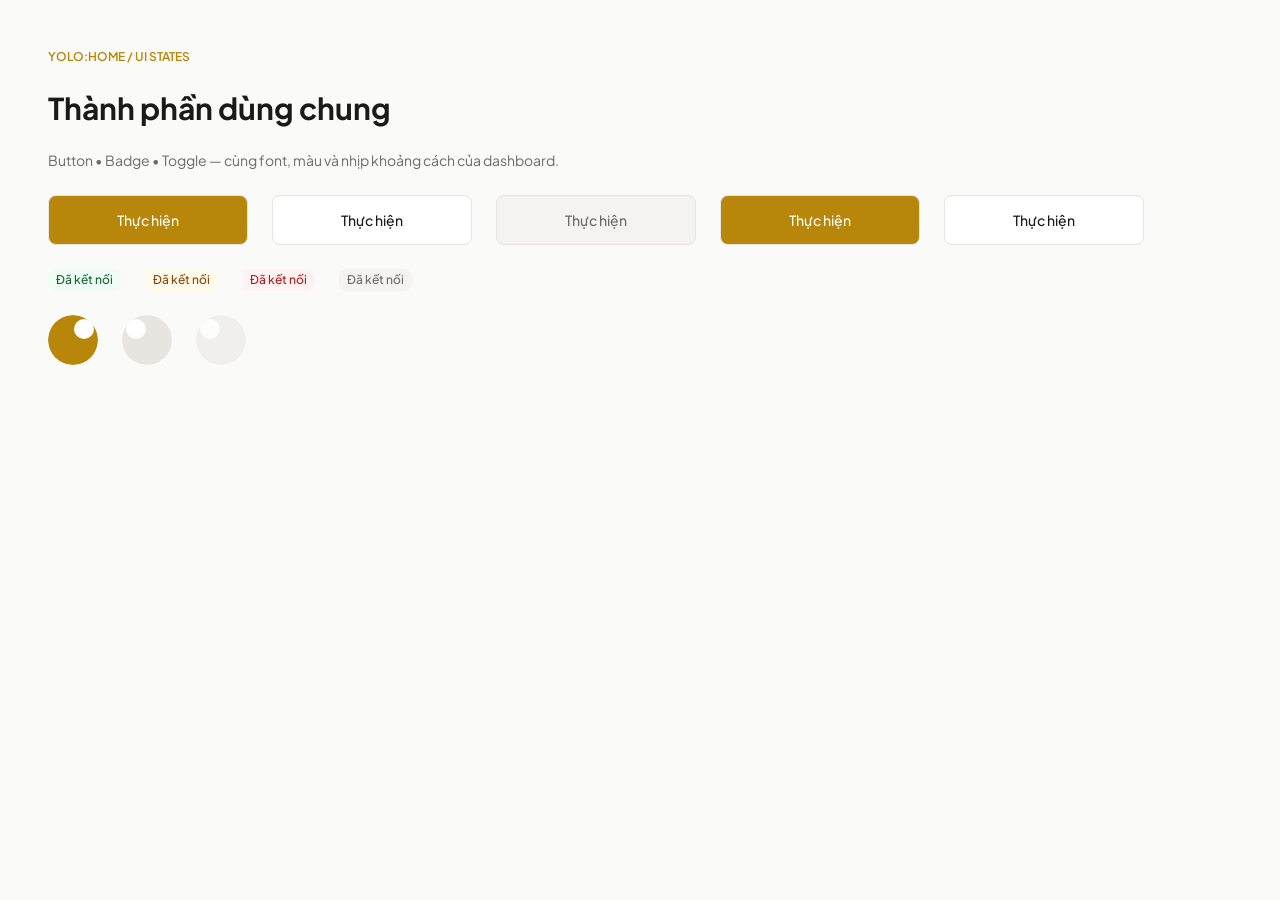
<file: code/web/components.html>
<!doctype html>
<html lang="vi">
<head>
  <meta charset="utf-8">
  <meta name="viewport" content="width=device-width, initial-scale=1">
  <title>Thành phần — Yolo:Home</title>
  <link rel="preconnect" href="https://fonts.googleapis.com">
  <link rel="stylesheet" href="https://fonts.googleapis.com/css2?family=Plus+Jakarta+Sans:wght@400;500;600;700&display=swap">
  <link rel="stylesheet" href="css/tokens.css">
  <link rel="stylesheet" href="css/base.css">
  <link rel="stylesheet" href="css/components.css">
  <!-- Trang xem thanh phan, doi chieu voi Figma 180:20. Khong chua du lieu nen khong can dang nhap. -->
  <link rel="stylesheet" href="css/components-page.css">
</head>
<body class="temp-components">
  <main class="page stack">
    <p class="eyebrow">Yolo:Home / UI States</p>
    <h1 class="title">Thành phần dùng chung</h1>
    <p class="lead">Button • Badge • Toggle — cùng font, màu và nhịp khoảng cách của dashboard.</p>
    <div class="row">
      <button class="btn btn-primary" type="button">Thực hiện</button>
      <button class="btn btn-secondary" type="button">Thực hiện</button>
      <button class="btn btn-primary" type="button" disabled>Thực hiện</button>
      <button class="btn btn-primary" type="button" aria-busy="true">Thực hiện</button>
      <button class="btn btn-secondary" type="button" id="focus-demo">Thực hiện</button>
    </div>
    <div class="row">
      <span class="badge badge-ok">Đã kết nối</span>
      <span class="badge badge-warn">Đã kết nối</span>
      <span class="badge badge-danger">Đã kết nối</span>
      <span class="badge badge-neutral">Đã kết nối</span>
    </div>
    <div class="row">
      <button class="toggle" type="button" role="switch" aria-checked="true" aria-label="Bật"></button>
      <button class="toggle" type="button" role="switch" aria-checked="false" aria-label="Tắt"></button>
      <button class="toggle" type="button" role="switch" aria-checked="false" aria-label="Không dùng được" disabled></button>
    </div>
  </main>
  <script type="module" src="js/components.js"></script>
</body>
</html>
</file>
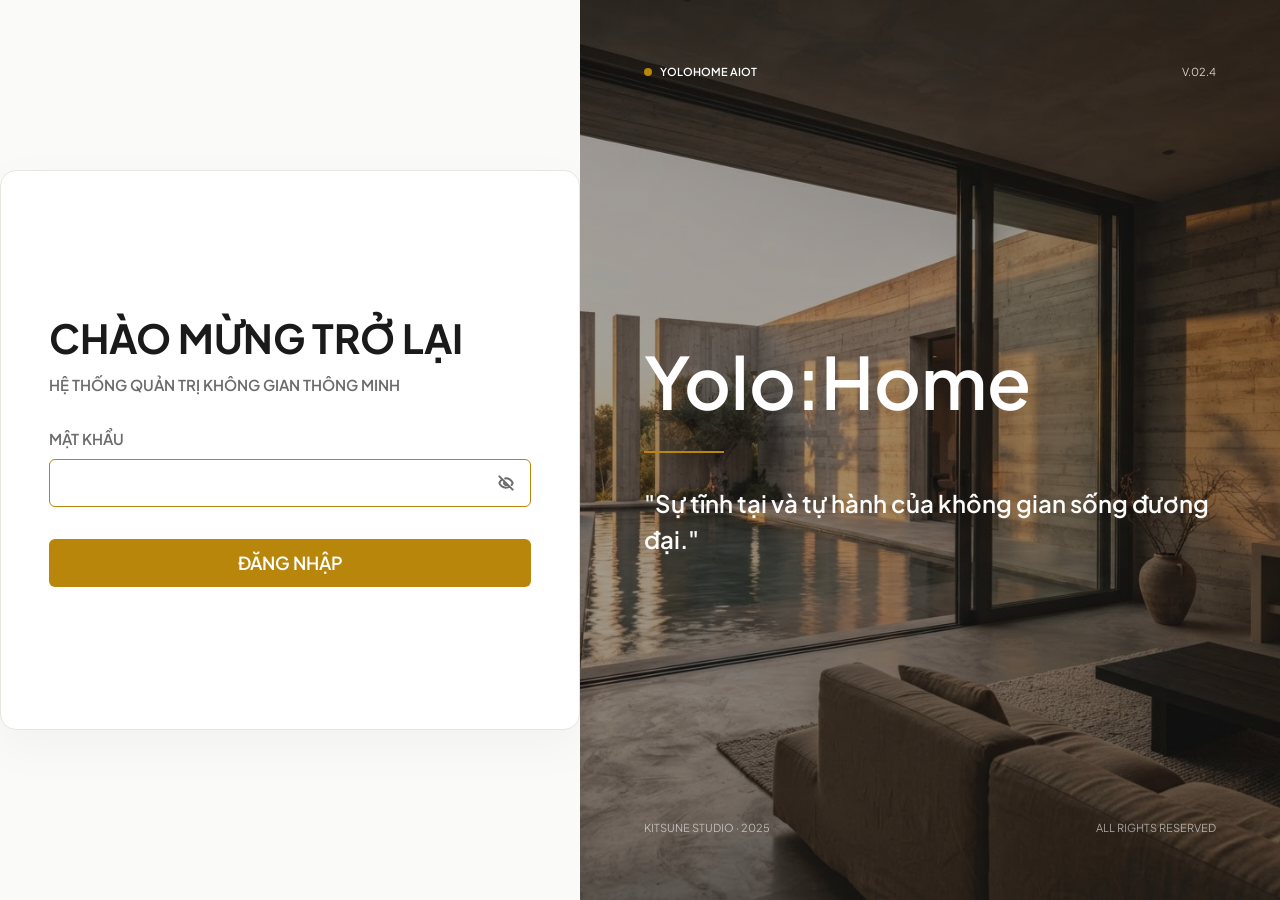
<file: code/web/login.html>
<!doctype html>
<html lang="vi">
<head>
  <meta charset="utf-8">
  <meta name="viewport" content="width=device-width, initial-scale=1">
  <title>Đăng nhập — Yolo:Home</title>
  <link rel="preconnect" href="https://fonts.googleapis.com">
  <link rel="stylesheet" href="https://fonts.googleapis.com/css2?family=Plus+Jakarta+Sans:wght@400;500;600;700&display=swap">
  <link rel="stylesheet" href="css/tokens.css">
  <link rel="stylesheet" href="css/base.css">
  <link rel="stylesheet" href="css/components.css">
  <link rel="stylesheet" href="css/login.css">
</head>
<body class="login-page">
  <!-- Figma 5:4. Bo o email va "Quen mat khau" vi dang nhap bang mot mat khau chung (D10). -->
  <main class="login-panel">
    <form class="login-card" id="login-form" novalidate>
      <header class="login-heading">
        <h1 class="login-title">Chào mừng trở lại</h1>
        <p class="login-subtitle">Hệ thống quản trị không gian thông minh</p>
      </header>

      <div class="login-field">
        <label class="login-label" for="password">Mật khẩu</label>
        <div class="login-input-wrap">
          <input class="login-input" id="password" name="password" type="password" autocomplete="current-password" required autofocus>
          <button class="login-eye" id="toggle-password" type="button" aria-label="Hiện mật khẩu" aria-pressed="false">
            <img src="img/icon-eye-off.svg" width="16" height="16" alt="">
          </button>
        </div>
      </div>

      <p class="login-error" id="login-error" role="alert" hidden>
        <img src="img/icon-alert-circle.svg" width="14" height="14" alt="">
        <span id="login-error-text"></span>
      </p>

      <button class="login-submit" type="submit" id="login-submit">Đăng nhập</button>
    </form>
  </main>

  <aside class="login-hero" aria-hidden="true">
    <div class="login-hero-top">
      <span class="login-brand"><img src="img/dot-gold.svg" width="8" height="8" alt="">Yolohome AIoT</span>
      <span class="login-version">V.02.4</span>
    </div>
    <div class="login-poetry">
      <p class="login-wordmark">Yolo:Home</p>
      <img src="img/line-gold.svg" width="80" height="2" alt="">
      <p class="login-quote">"Sự tĩnh tại và tự hành của không gian sống đương đại."</p>
    </div>
    <div class="login-hero-bottom">
      <span>Kitsune Studio · 2025</span>
      <span>All rights reserved</span>
    </div>
  </aside>
  <script type="module" src="js/login.js"></script>
</body>
</html>
</file>
<file: code/web/css/tokens.css>
/* Token tu Figma "Yolo / 00 Foundations" (180:20). Ten Figma ghi o cuoi dong.
   Doi mau o day, khong viet ma mau truc tiep trong file khac. */
:root {
  /* mau */
  --gold: #b8860b;          /* color/orange/38 */
  --ink: #1a1a1a;           /* color/grey/10 */
  --muted: #6b6b6b;         /* color/grey/42 */
  --white: #ffffff;         /* color/white/solid */
  --line: #e8e4df;          /* color/orange/89 */
  --surface: #f5f3f0;       /* color/grey/95 */
  --bg: #fafaf8;            /* color/grey/98 */
  --ok-ink: #166534;        /* color/spring green/24 */
  --ok-bg: #f0fdf4;         /* color/grey/97 */
  --warn-ink: #92400e;      /* color/orange/31 */
  --warn-bg: #fffbeb;       /* color/grey/96 */
  --danger-ink: #b91c1c;    /* color/red/42 */
  --danger-bg: #fef2f2;     /* color/grey/97 2 */
  --danger-strong: #991b1b; /* chu loi dang nhap (5:37) */
  --shade: rgba(26, 26, 26, 0.4); /* lop toi tren anh (5:5) */

  /* tu khung dashboard 11:593 / 11:1014 / 11:1418 */
  --ok-line: #bbf7d0;       /* vien chip xanh */
  --warn-line: #fde68a;     /* vien chip vang */
  --warn-ink-2: #b45309;    /* chu chip vang */
  --danger-line: #fecaca;   /* vien the canh bao */
  --danger-dot: #dc2626;    /* dau canh bao, LED do */
  --danger-deep: #7f1d1d;   /* chu phu banner mat ket noi */
  --live: #10b981;          /* cham xanh "dang song" */
  --live-ring: #d1fae5;
  --danger-ring: #fee2e2;
  --gold-15: rgba(184, 134, 11, 0.15);
  --gold-30: rgba(184, 134, 11, 0.3);
  --header-bg: rgba(250, 250, 248, 0.95);
  --overlay: rgba(26, 26, 26, 0.6);
  --shadow-card: 0 1px 1px rgba(26, 26, 26, 0.04);
  --shadow-pop: 0 12px 32px rgba(26, 26, 26, 0.12);

  /* khoang cach: item spacing/xxs, 8, s, s+, l */
  --space-xxs: 4px;
  --space-8: 8px;
  --space-s: 16px;
  --space-s-plus: 24px;
  --space-l: 48px;

  /* bo goc va net */
  --radius-s: 6px;          /* o nhap, nut trang dang nhap (5:4) */
  --radius-xs: 4px;         /* chip trong the (11:626) */
  --radius: 8px;            /* corner radius/8 */
  --radius-m: 12px;         /* modal, toast */
  --radius-l: 16px;         /* the dang nhap (5:22) */
  --radius-full: 9999px;    /* corner radius/9999 */
  --stroke: 1px;            /* stroke weight/1 */

  /* chu */
  --font: "Plus Jakarta Sans", system-ui, -apple-system, "Segoe UI", Roboto, sans-serif;
  --text-2xs: 11px;
  --text-xs: 12px;
  --text-s: 14px;
  --text-m: 16px;
  --text-title: 30px;
  --leading: 1.5;
}
</file>
<file: code/web/css/base.css>
/* Nen chung cho moi trang. Can tokens.css nap truoc. */
*,
*::before,
*::after {
  box-sizing: border-box;
}

html {
  -webkit-text-size-adjust: 100%;
}

body {
  margin: 0;
  background: var(--bg);
  color: var(--ink);
  font-family: var(--font);
  font-size: var(--text-s);
  line-height: var(--leading);
}

h1,
h2,
h3,
p {
  margin: 0;
}

button,
input,
select {
  font: inherit;
  color: inherit;
}

img,
svg {
  display: block;
  max-width: 100%;
}

a {
  color: var(--gold);
}

:focus-visible {
  outline: 2px solid var(--gold);
  outline-offset: 2px;
}

/* Chu chi cho trinh doc man hinh */
.sr-only {
  position: absolute;
  width: 1px;
  height: 1px;
  padding: 0;
  margin: -1px;
  overflow: hidden;
  clip: rect(0, 0, 0, 0);
  white-space: nowrap;
  border: 0;
}

/* Khung trang: le 16px tren dien thoai, toi da 1440px tren may tinh */
.page {
  width: 100%;
  max-width: 1440px;
  margin: 0 auto;
  padding: var(--space-l) var(--space-s);
}

@media (min-width: 900px) {
  .page {
    padding: var(--space-l);
  }
}

.eyebrow {
  color: var(--gold);
  font-size: var(--text-xs);
  font-weight: 600;
  text-transform: uppercase;
}

.title {
  font-size: var(--text-title);
  font-weight: 700;
  line-height: 1.2;
}

.lead {
  color: var(--muted);
  font-size: var(--text-s);
}

@media (prefers-reduced-motion: reduce) {
  *,
  *::before,
  *::after {
    transition: none !important;
    animation: none !important;
  }
}
</file>
<file: code/web/css/components.css>
/* Thanh phan dung chung. Button, Badge, Toggle tu Figma 180:20;
   card, chip, section-label, switch, icon-box tu khung dashboard 11:593. */

/* ---------- Button (180:48) ---------- */
.btn {
  display: inline-flex;
  align-items: center;
  justify-content: center;
  gap: var(--space-s);
  min-height: 50px;
  padding: var(--space-8) var(--space-s-plus);
  border: var(--stroke) solid var(--line);
  border-radius: var(--radius);
  font-size: var(--text-s);
  font-weight: 500;
  line-height: var(--leading);
  text-decoration: none;
  white-space: nowrap;
  cursor: pointer;
}

.btn-primary {
  background: var(--gold);
  color: var(--white);
}

.btn-secondary {
  background: var(--white);
  color: var(--ink);
}

/* Bien the "Focus" cua Figma: nen trang, vien vang 2px */
.btn-secondary:focus-visible {
  outline: none;
  border: 2px solid var(--gold);
}

.btn:disabled,
.btn[aria-disabled="true"] {
  background: var(--surface);
  color: var(--muted);
  cursor: not-allowed;
}

/* Bien the "Loading": nhin nhu Primary, chan bam lai trong luc cho */
.btn[aria-busy="true"] {
  cursor: progress;
  pointer-events: none;
}

.btn-block {
  width: 100%;
}

/* ---------- Badge (180:49) ---------- */
.badge {
  display: inline-flex;
  align-items: center;
  padding: 2px var(--space-8);
  border-radius: var(--radius);
  font-size: var(--text-xs);
  font-weight: 500;
  line-height: var(--leading);
  white-space: nowrap;
}

.badge-ok {
  background: var(--ok-bg);
  color: var(--ok-ink);
}

.badge-warn {
  background: var(--warn-bg);
  color: var(--warn-ink);
}

.badge-danger {
  background: var(--danger-bg);
  color: var(--danger-ink);
}

.badge-neutral {
  background: var(--surface);
  color: var(--muted);
}

/* ---------- Toggle (180:50) ----------
   Dung <button class="toggle" role="switch" aria-checked="false">; hinh la 3 SVG cua Figma. */
.toggle {
  width: 50px;
  height: 50px;
  flex: none;
  padding: 0;
  border: 0;
  border-radius: var(--radius-full);
  background: url("../img/toggle-off.svg") center / 50px 50px no-repeat;
  cursor: pointer;
}

.toggle[aria-checked="true"] {
  background-image: url("../img/toggle-on.svg");
}

.toggle:disabled {
  background-image: url("../img/toggle-disabled.svg");
  cursor: not-allowed;
}

/* ---------- Card (11:620) ---------- */
.card {
  background: var(--white);
  border: var(--stroke) solid var(--line);
  border-radius: var(--radius);
  box-shadow: var(--shadow-card);
}

/* ---------- Chip: nhan nho trong the (11:626), vien mau ---------- */
.chip {
  display: inline-flex;
  align-items: center;
  padding: 2px var(--space-8);
  border: var(--stroke) solid var(--line);
  border-radius: var(--radius-xs);
  background: var(--surface);
  color: var(--muted);
  font-size: var(--text-2xs);
  line-height: 16.5px;
  white-space: nowrap;
}

.chip-ok {
  background: var(--ok-bg);
  border-color: var(--ok-line);
  color: var(--ok-ink);
}

.chip-warn {
  background: var(--warn-bg);
  border-color: var(--warn-line);
  color: var(--warn-ink-2);
}

.chip-danger {
  background: var(--danger-bg);
  border-color: var(--danger-line);
  color: var(--danger-ink);
}

/* ---------- Nhan muc: gach - CHU VANG - gach (11:614) ---------- */
.section-label {
  display: flex;
  align-items: center;
  gap: var(--space-s);
  color: var(--gold);
  font-size: 11.5px;
  font-weight: 600;
  letter-spacing: 1.728px;
  line-height: 17.28px;
  text-transform: uppercase;
  white-space: nowrap;
}

.section-label::before,
.section-label::after {
  content: "";
  flex: 1;
  height: 1px;
  background: var(--line);
}

/* Chu nho in hoa gian rong (span.small-caps) */
.caps {
  font-size: 11.5px;
  font-weight: 600;
  letter-spacing: 1.728px;
  line-height: 17.28px;
  text-transform: uppercase;
}

/* ---------- Switch: cong tac vien thuoc trong the thiet bi (11:713) ----------
   <button class="switch" role="switch" aria-checked="true"> */
.switch {
  position: relative;
  width: 48px;
  height: 24px;
  flex: none;
  padding: 0;
  border: 0;
  border-radius: var(--radius-full);
  background: var(--line);
  cursor: pointer;
  transition: background 0.2s;
}

.switch::after {
  content: "";
  position: absolute;
  top: 2px;
  left: 2px;
  width: 20px;
  height: 20px;
  border-radius: var(--radius-full);
  background: var(--white);
  box-shadow: var(--shadow-card);
  transition: transform 0.2s;
}

.switch[aria-checked="true"] {
  background: var(--gold);
}

.switch[aria-checked="true"]::after {
  transform: translateX(24px);
}

.switch:disabled {
  cursor: not-allowed;
  opacity: 0.5;
}

/* ---------- O bieu tuong 40x40 (11:704) ---------- */
.icon-box {
  display: grid;
  place-items: center;
  width: 40px;
  height: 40px;
  flex: none;
  border: var(--stroke) solid var(--line);
  border-radius: var(--radius-s);
  background: var(--bg);
}

/* ---------- Nut chu (link) ---------- */
.link-btn {
  padding: 0;
  border: 0;
  background: none;
  color: var(--gold);
  font-size: var(--text-2xs);
  text-decoration: underline;
  text-underline-position: from-font;
  cursor: pointer;
}
</file>
<file: code/web/css/components-page.css>
/* Kieu cho trang xem thanh phan components.html (doi chieu Figma 180:20). */

/* components.html */
.temp-components .stack { display: grid; gap: var(--space-s-plus); }
.temp-components .row { display: flex; flex-wrap: wrap; gap: var(--space-s-plus); align-items: center; }
.temp-components .row .btn { width: 200px; }
</file>
<file: code/web/css/login.css>
/* Trang dang nhap, Figma 5:4 (1440x900): cot trai 580px la the dang nhap, ben phai la anh. */
.login-page {
  display: grid;
  grid-template-columns: 580px 1fr;
  min-height: 100vh;
}

/* ---------- cot trai (5:20) ---------- */
.login-panel {
  display: flex;
  align-items: center;
  padding: 80px 0;
}

.login-card {
  display: flex;
  flex-direction: column;
  justify-content: center;
  gap: 32px;
  width: 100%;
  min-height: 560px;
  padding: var(--space-l);
  background: var(--white);
  border: var(--stroke) solid var(--line);
  border-radius: var(--radius-l);
  filter: drop-shadow(0 16px 20px rgba(0, 0, 0, 0.03));
}

.login-heading {
  display: grid;
  gap: 12px;
}

.login-title {
  font-size: 40px;
  font-weight: 700;
  line-height: 1.2;
  text-transform: uppercase;
}

.login-subtitle,
.login-label {
  color: var(--muted);
  font-size: 15px;
  font-weight: 600;
  text-transform: uppercase;
}

.login-field {
  display: grid;
  gap: var(--space-8);
}

.login-input-wrap {
  display: flex;
  align-items: center;
  height: 48px;
  padding: 0 var(--space-s);
  background: var(--white);
  border: var(--stroke) solid var(--line);
  border-radius: var(--radius-s);
}

.login-input-wrap:focus-within {
  border-color: var(--gold);
}

.login-input {
  flex: 1;
  min-width: 0;
  height: 100%;
  padding: 0;
  border: 0;
  outline: none;
  background: transparent;
  font-size: var(--text-s);
}

.login-eye {
  display: grid;
  place-items: center;
  width: 28px;
  height: 28px;
  margin-right: -6px;
  padding: 0;
  border: 0;
  border-radius: var(--radius-s);
  background: transparent;
  cursor: pointer;
}

.login-eye[aria-pressed="true"] {
  background: var(--surface);
}

.login-error {
  display: flex;
  align-items: center;
  gap: var(--space-8);
  padding: 12px;
  background: var(--danger-bg);
  border-left: 3px solid var(--danger-strong);
  border-radius: var(--radius-s);
  color: var(--danger-strong);
  font-weight: 600;
}

.login-error[hidden] {
  display: none;
}

.login-submit {
  height: 48px;
  border: 0;
  border-radius: var(--radius-s);
  background: var(--gold);
  color: var(--white);
  font-size: 18px;
  font-weight: 600;
  text-transform: uppercase;
  cursor: pointer;
}

.login-submit[aria-busy="true"] {
  cursor: progress;
  opacity: 0.85;
}

/* ---------- cot phai (5:5) ---------- */
.login-hero {
  position: relative;
  display: flex;
  flex-direction: column;
  justify-content: space-between;
  padding: 64px;
  overflow: hidden;
  color: var(--white);
  background: linear-gradient(var(--shade), var(--shade)), url("../img/login-hero.jpg") center / cover no-repeat;
}

.login-hero-top,
.login-hero-bottom {
  display: flex;
  justify-content: space-between;
  font-size: 11px;
  text-transform: uppercase;
}

.login-brand {
  display: inline-flex;
  align-items: center;
  gap: var(--space-8);
  font-weight: 600;
}

.login-version {
  opacity: 0.8;
}

.login-hero-bottom span {
  opacity: 0.6;
  color: var(--bg);
}

.login-poetry {
  display: grid;
  gap: 32px;
}

.login-wordmark {
  font-size: 72px;
  font-weight: 600;
  line-height: 1.05;
}

.login-quote {
  max-width: 600px;
  color: var(--bg);
  font-size: 24px;
  font-weight: 600;
}

/* Man hinh laptop nho: thu cot trai, an anh khi qua hep (D12: chi lam cho may tinh). */
@media (max-width: 1100px) {
  .login-page {
    grid-template-columns: 480px 1fr;
  }

  .login-wordmark {
    font-size: 56px;
  }
}

@media (max-width: 800px) {
  .login-page {
    grid-template-columns: 1fr;
  }

  .login-panel {
    padding: var(--space-l) var(--space-s);
  }

  .login-hero {
    display: none;
  }
}
</file>
